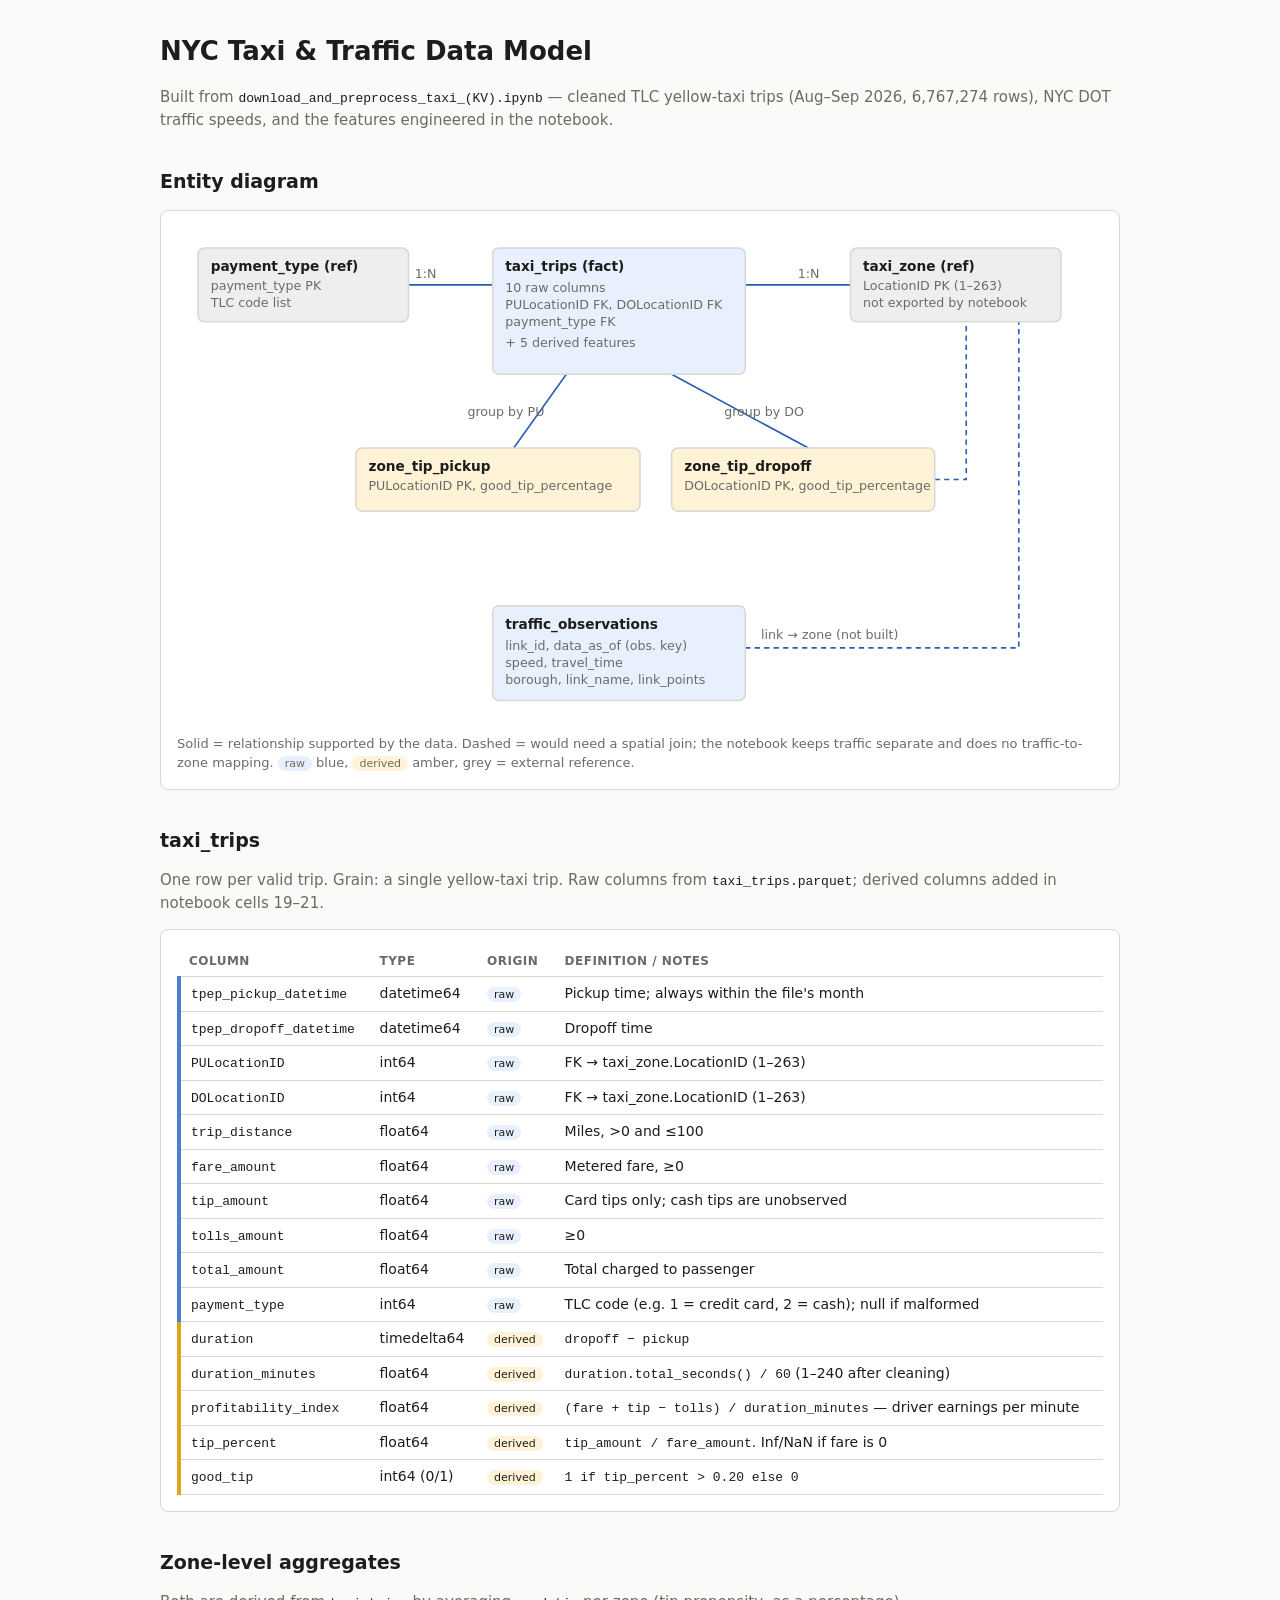
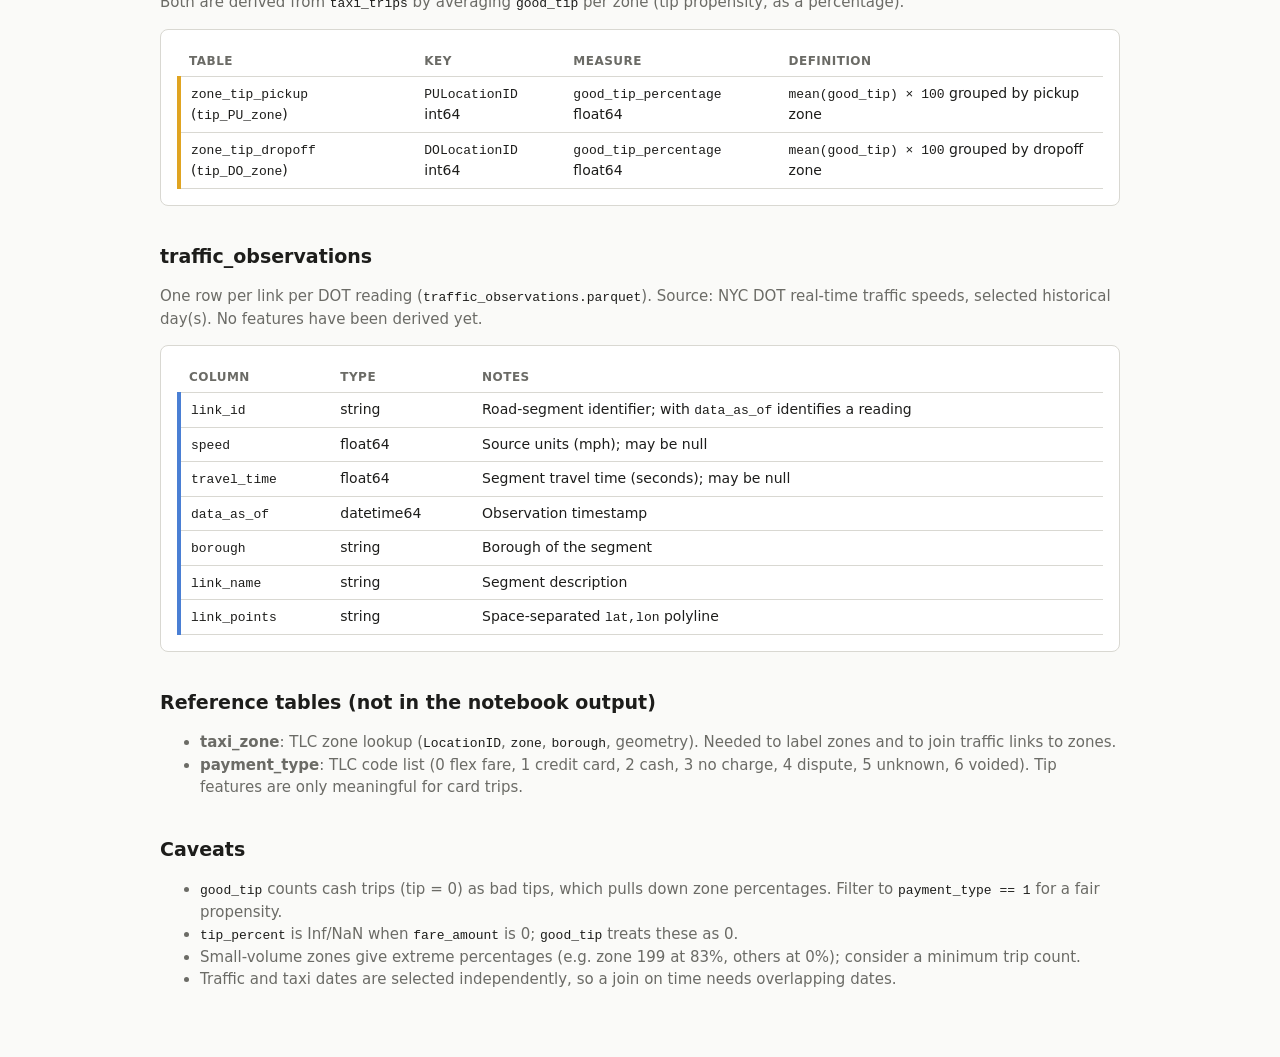
<file: taxi_data_model.html>
<!doctype html>
<html lang="en">
<head>
<meta charset="utf-8">
<meta name="viewport" content="width=device-width, initial-scale=1">
<title>NYC Taxi Data Model</title>
<style>
  :root { --bg:#fafaf8; --fg:#1d1d1b; --mute:#6b6b66; --card:#fff; --line:#d9d8d2; --raw:#e8f0fe; --der:#fff2d6; --ext:#eee; --acc:#2a5db0; }
  @media (prefers-color-scheme: dark) {
    :root { --bg:#161615; --fg:#ecebe6; --mute:#9a9a94; --card:#1f1f1e; --line:#3a3a37; --raw:#1d2b44; --der:#4a3b17; --ext:#2a2a28; --acc:#7aa7ec; }
  }
  body { margin:0; background:var(--bg); color:var(--fg); font:15px/1.5 system-ui,Segoe UI,sans-serif; }
  main { max-width:960px; margin:0 auto; padding:32px 16px 64px; }
  h1 { font-size:26px; margin:0 0 4px; } h2 { font-size:19px; margin:36px 0 8px; }
  p, li { color:var(--mute); } code { font-family:ui-monospace,Consolas,monospace; font-size:13px; color:var(--fg); }
  .card { background:var(--card); border:1px solid var(--line); border-radius:8px; padding:16px; margin:14px 0; overflow-x:auto; }
  table { border-collapse:collapse; width:100%; font-size:14px; }
  th, td { text-align:left; padding:6px 10px; border-bottom:1px solid var(--line); vertical-align:top; }
  th { color:var(--mute); font-weight:600; font-size:12px; text-transform:uppercase; letter-spacing:.04em; }
  tr.raw td:first-child { border-left:4px solid #4a7fd4; } tr.der td:first-child { border-left:4px solid #e0a421; }
  .tag { font-size:11px; padding:1px 7px; border-radius:10px; background:var(--raw); } .tag.d { background:var(--der); }
  svg { width:100%; height:auto; } svg text { fill:var(--fg); font:12px system-ui,sans-serif; } svg .t { font-weight:700; font-size:13px; }
  svg .m { fill:var(--mute); } svg rect.b { stroke:var(--line); stroke-width:1.5; } svg line, svg polyline { stroke:var(--acc); stroke-width:1.5; fill:none; }
  svg .dash { stroke-dasharray:5 4; }
</style>
</head>
<body>
<main>
<h1>NYC Taxi &amp; Traffic Data Model</h1>
<p>Built from <code>download_and_preprocess_taxi_(KV).ipynb</code> &mdash; cleaned TLC yellow-taxi trips (Aug&ndash;Sep 2026, 6,767,274 rows), NYC DOT traffic speeds, and the features engineered in the notebook.</p>

<h2>Entity diagram</h2>
<div class="card">
<svg viewBox="0 0 880 470" role="img" aria-label="Entity relationship diagram">
  <!-- relationships -->
  <line x1="220" y1="55" x2="300" y2="55"/>
  <line x1="640" y1="55" x2="540" y2="55"/>
  <line x1="370" y1="140" x2="320" y2="210"/>
  <line x1="470" y1="140" x2="600" y2="210"/>
  <polyline class="dash" points="720,240 750,240 750,90"/>
  <polyline class="dash" points="540,400 800,400 800,90"/>
  <text class="m" x="226" y="48">1:N</text><text class="m" x="590" y="48">1:N</text>
  <text class="m" x="276" y="180">group by PU</text><text class="m" x="520" y="180">group by DO</text>
  <text class="m" x="555" y="392">link &rarr; zone (not built)</text>

  <rect class="b" x="20" y="20" width="200" height="70" rx="6" fill="var(--ext)"/>
  <text class="t" x="32" y="42">payment_type (ref)</text><text class="m" x="32" y="60">payment_type PK</text><text class="m" x="32" y="76">TLC code list</text>

  <rect class="b" x="300" y="20" width="240" height="120" rx="6" fill="var(--raw)"/>
  <text class="t" x="312" y="42">taxi_trips (fact)</text>
  <text class="m" x="312" y="62">10 raw columns</text><text class="m" x="312" y="78">PULocationID FK, DOLocationID FK</text>
  <text class="m" x="312" y="94">payment_type FK</text><text class="m" x="312" y="114">+ 5 derived features</text>

  <rect class="b" x="640" y="20" width="200" height="70" rx="6" fill="var(--ext)"/>
  <text class="t" x="652" y="42">taxi_zone (ref)</text><text class="m" x="652" y="60">LocationID PK (1&ndash;263)</text><text class="m" x="652" y="76">not exported by notebook</text>

  <rect class="b" x="170" y="210" width="270" height="60" rx="6" fill="var(--der)"/>
  <text class="t" x="182" y="232">zone_tip_pickup</text><text class="m" x="182" y="250">PULocationID PK, good_tip_percentage</text>
  <rect class="b" x="470" y="210" width="250" height="60" rx="6" fill="var(--der)"/>
  <text class="t" x="482" y="232">zone_tip_dropoff</text><text class="m" x="482" y="250">DOLocationID PK, good_tip_percentage</text>

  <rect class="b" x="300" y="360" width="240" height="90" rx="6" fill="var(--raw)"/>
  <text class="t" x="312" y="382">traffic_observations</text><text class="m" x="312" y="402">link_id, data_as_of (obs. key)</text>
  <text class="m" x="312" y="418">speed, travel_time</text><text class="m" x="312" y="434">borough, link_name, link_points</text>
</svg>
<p style="margin:6px 0 0;font-size:13px">Solid = relationship supported by the data. Dashed = would need a spatial join; the notebook keeps traffic separate and does no traffic-to-zone mapping. <span class="tag">raw</span> blue, <span class="tag d">derived</span> amber, grey = external reference.</p>
</div>

<h2>taxi_trips</h2>
<p>One row per valid trip. Grain: a single yellow-taxi trip. Raw columns from <code>taxi_trips.parquet</code>; derived columns added in notebook cells 19&ndash;21.</p>
<div class="card"><table>
<tr><th>Column</th><th>Type</th><th>Origin</th><th>Definition / notes</th></tr>
<tr class="raw"><td><code>tpep_pickup_datetime</code></td><td>datetime64</td><td><span class="tag">raw</span></td><td>Pickup time; always within the file's month</td></tr>
<tr class="raw"><td><code>tpep_dropoff_datetime</code></td><td>datetime64</td><td><span class="tag">raw</span></td><td>Dropoff time</td></tr>
<tr class="raw"><td><code>PULocationID</code></td><td>int64</td><td><span class="tag">raw</span></td><td>FK &rarr; taxi_zone.LocationID (1&ndash;263)</td></tr>
<tr class="raw"><td><code>DOLocationID</code></td><td>int64</td><td><span class="tag">raw</span></td><td>FK &rarr; taxi_zone.LocationID (1&ndash;263)</td></tr>
<tr class="raw"><td><code>trip_distance</code></td><td>float64</td><td><span class="tag">raw</span></td><td>Miles, &gt;0 and &le;100</td></tr>
<tr class="raw"><td><code>fare_amount</code></td><td>float64</td><td><span class="tag">raw</span></td><td>Metered fare, &ge;0</td></tr>
<tr class="raw"><td><code>tip_amount</code></td><td>float64</td><td><span class="tag">raw</span></td><td>Card tips only; cash tips are unobserved</td></tr>
<tr class="raw"><td><code>tolls_amount</code></td><td>float64</td><td><span class="tag">raw</span></td><td>&ge;0</td></tr>
<tr class="raw"><td><code>total_amount</code></td><td>float64</td><td><span class="tag">raw</span></td><td>Total charged to passenger</td></tr>
<tr class="raw"><td><code>payment_type</code></td><td>int64</td><td><span class="tag">raw</span></td><td>TLC code (e.g. 1 = credit card, 2 = cash); null if malformed</td></tr>
<tr class="der"><td><code>duration</code></td><td>timedelta64</td><td><span class="tag d">derived</span></td><td><code>dropoff &minus; pickup</code></td></tr>
<tr class="der"><td><code>duration_minutes</code></td><td>float64</td><td><span class="tag d">derived</span></td><td><code>duration.total_seconds() / 60</code> (1&ndash;240 after cleaning)</td></tr>
<tr class="der"><td><code>profitability_index</code></td><td>float64</td><td><span class="tag d">derived</span></td><td><code>(fare + tip &minus; tolls) / duration_minutes</code> &mdash; driver earnings per minute</td></tr>
<tr class="der"><td><code>tip_percent</code></td><td>float64</td><td><span class="tag d">derived</span></td><td><code>tip_amount / fare_amount</code>. Inf/NaN if fare is 0</td></tr>
<tr class="der"><td><code>good_tip</code></td><td>int64 (0/1)</td><td><span class="tag d">derived</span></td><td><code>1 if tip_percent &gt; 0.20 else 0</code></td></tr>
</table></div>

<h2>Zone-level aggregates</h2>
<p>Both are derived from <code>taxi_trips</code> by averaging <code>good_tip</code> per zone (tip propensity, as a percentage).</p>
<div class="card"><table>
<tr><th>Table</th><th>Key</th><th>Measure</th><th>Definition</th></tr>
<tr class="der"><td><code>zone_tip_pickup</code> (<code>tip_PU_zone</code>)</td><td><code>PULocationID</code> int64</td><td><code>good_tip_percentage</code> float64</td><td><code>mean(good_tip) &times; 100</code> grouped by pickup zone</td></tr>
<tr class="der"><td><code>zone_tip_dropoff</code> (<code>tip_DO_zone</code>)</td><td><code>DOLocationID</code> int64</td><td><code>good_tip_percentage</code> float64</td><td><code>mean(good_tip) &times; 100</code> grouped by dropoff zone</td></tr>
</table></div>

<h2>traffic_observations</h2>
<p>One row per link per DOT reading (<code>traffic_observations.parquet</code>). Source: NYC DOT real-time traffic speeds, selected historical day(s). No features have been derived yet.</p>
<div class="card"><table>
<tr><th>Column</th><th>Type</th><th>Notes</th></tr>
<tr class="raw"><td><code>link_id</code></td><td>string</td><td>Road-segment identifier; with <code>data_as_of</code> identifies a reading</td></tr>
<tr class="raw"><td><code>speed</code></td><td>float64</td><td>Source units (mph); may be null</td></tr>
<tr class="raw"><td><code>travel_time</code></td><td>float64</td><td>Segment travel time (seconds); may be null</td></tr>
<tr class="raw"><td><code>data_as_of</code></td><td>datetime64</td><td>Observation timestamp</td></tr>
<tr class="raw"><td><code>borough</code></td><td>string</td><td>Borough of the segment</td></tr>
<tr class="raw"><td><code>link_name</code></td><td>string</td><td>Segment description</td></tr>
<tr class="raw"><td><code>link_points</code></td><td>string</td><td>Space-separated <code>lat,lon</code> polyline</td></tr>
</table></div>

<h2>Reference tables (not in the notebook output)</h2>
<ul>
  <li><strong>taxi_zone</strong>: TLC zone lookup (<code>LocationID</code>, <code>zone</code>, <code>borough</code>, geometry). Needed to label zones and to join traffic links to zones.</li>
  <li><strong>payment_type</strong>: TLC code list (0 flex fare, 1 credit card, 2 cash, 3 no charge, 4 dispute, 5 unknown, 6 voided). Tip features are only meaningful for card trips.</li>
</ul>

<h2>Caveats</h2>
<ul>
  <li><code>good_tip</code> counts cash trips (tip = 0) as bad tips, which pulls down zone percentages. Filter to <code>payment_type == 1</code> for a fair propensity.</li>
  <li><code>tip_percent</code> is Inf/NaN when <code>fare_amount</code> is 0; <code>good_tip</code> treats these as 0.</li>
  <li>Small-volume zones give extreme percentages (e.g. zone 199 at 83%, others at 0%); consider a minimum trip count.</li>
  <li>Traffic and taxi dates are selected independently, so a join on time needs overlapping dates.</li>
</ul>
</main>
</body>
</html>
</file>
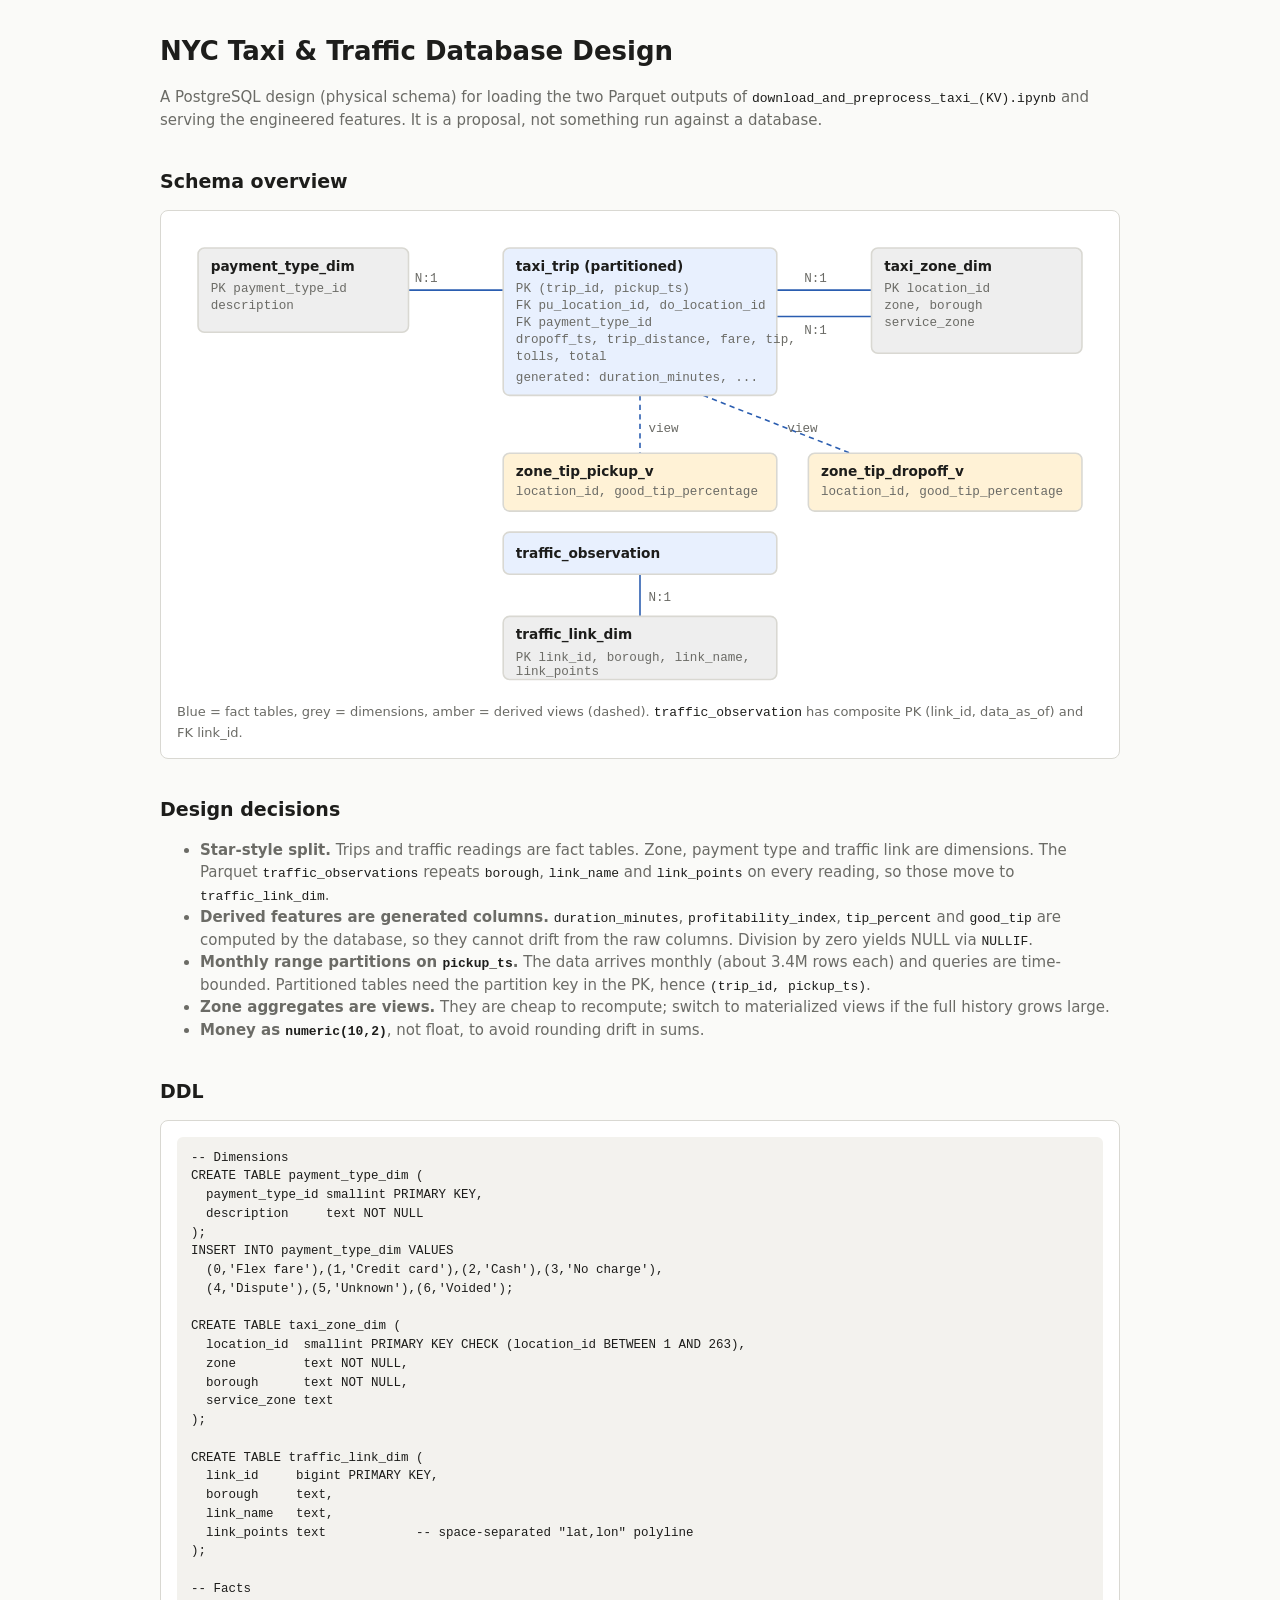
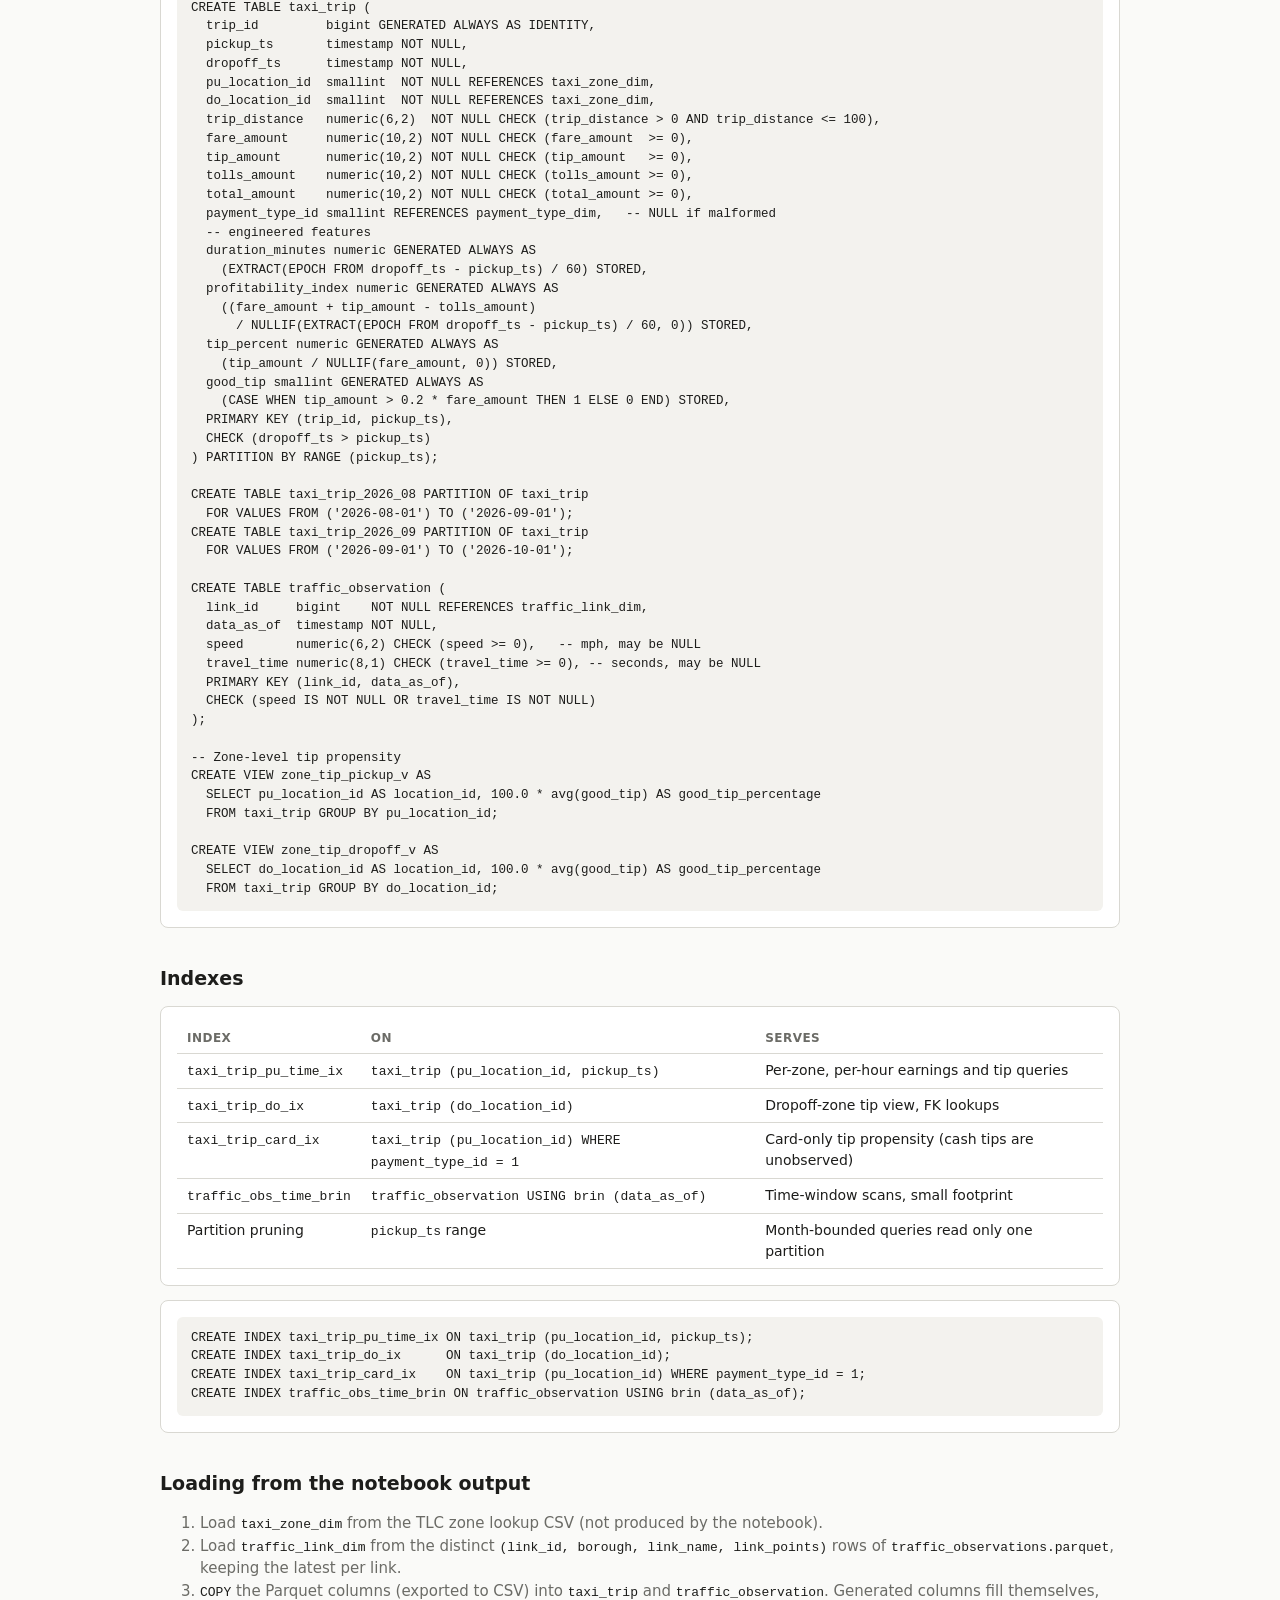
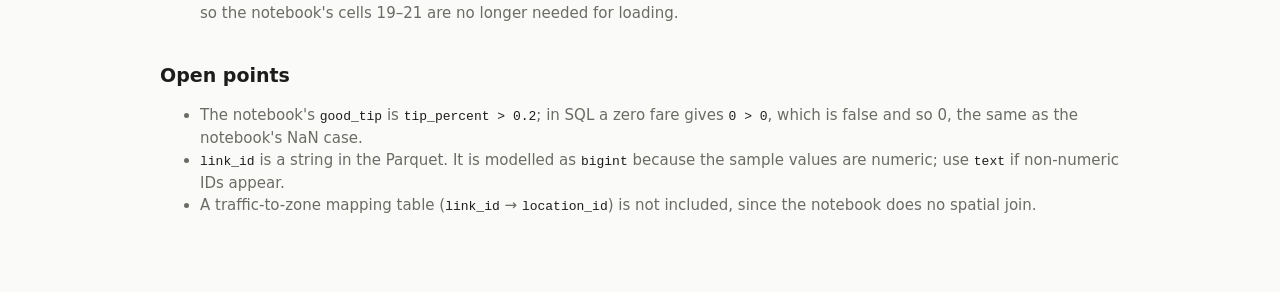
<file: taxi_database_design.html>
<!doctype html>
<html lang="en">
<head>
<meta charset="utf-8">
<meta name="viewport" content="width=device-width, initial-scale=1">
<title>NYC Taxi Database Design</title>
<style>
  :root { --bg:#fafaf8; --fg:#1d1d1b; --mute:#6b6b66; --card:#fff; --line:#d9d8d2; --fact:#e8f0fe; --dim:#eee; --der:#fff2d6; --acc:#2a5db0; --code:#f3f2ee; }
  @media (prefers-color-scheme: dark) {
    :root { --bg:#161615; --fg:#ecebe6; --mute:#9a9a94; --card:#1f1f1e; --line:#3a3a37; --fact:#1d2b44; --dim:#2a2a28; --der:#4a3b17; --acc:#7aa7ec; --code:#262624; }
  }
  body { margin:0; background:var(--bg); color:var(--fg); font:15px/1.5 system-ui,Segoe UI,sans-serif; }
  main { max-width:960px; margin:0 auto; padding:32px 16px 64px; }
  h1 { font-size:26px; margin:0 0 4px; } h2 { font-size:19px; margin:36px 0 8px; }
  p, li { color:var(--mute); } code { font-family:ui-monospace,Consolas,monospace; font-size:13px; color:var(--fg); }
  .card { background:var(--card); border:1px solid var(--line); border-radius:8px; padding:16px; margin:14px 0; overflow-x:auto; }
  pre { margin:0; background:var(--code); padding:12px 14px; border-radius:6px; overflow-x:auto; font:12.5px/1.5 ui-monospace,Consolas,monospace; color:var(--fg); }
  table { border-collapse:collapse; width:100%; font-size:14px; }
  th, td { text-align:left; padding:6px 10px; border-bottom:1px solid var(--line); vertical-align:top; }
  th { color:var(--mute); font-weight:600; font-size:12px; text-transform:uppercase; letter-spacing:.04em; }
  svg { width:100%; height:auto; } svg text { fill:var(--fg); font:12px ui-monospace,Consolas,monospace; }
  svg .t { font:700 13px system-ui,sans-serif; } svg .m { fill:var(--mute); }
  svg rect.b { stroke:var(--line); stroke-width:1.5; } svg line, svg polyline { stroke:var(--acc); stroke-width:1.5; fill:none; }
  svg .dash { stroke-dasharray:5 4; }
</style>
</head>
<body>
<main>
<h1>NYC Taxi &amp; Traffic Database Design</h1>
<p>A PostgreSQL design (physical schema) for loading the two Parquet outputs of <code>download_and_preprocess_taxi_(KV).ipynb</code> and serving the engineered features. It is a proposal, not something run against a database.</p>

<h2>Schema overview</h2>
<div class="card">
<svg viewBox="0 0 880 440" role="img" aria-label="Database schema diagram">
  <line x1="220" y1="60" x2="310" y2="60"/>
  <line x1="660" y1="60" x2="570" y2="60"/>
  <line x1="660" y1="85" x2="570" y2="85"/>
  <polyline class="dash" points="440,160 440,215"/>
  <polyline class="dash" points="500,160 640,215"/>
  <line x1="440" y1="330" x2="440" y2="370"/>
  <text class="m" x="226" y="52">N:1</text><text class="m" x="596" y="52">N:1</text><text class="m" x="596" y="102">N:1</text>
  <text class="m" x="448" y="195">view</text><text class="m" x="580" y="195">view</text><text class="m" x="448" y="355">N:1</text>

  <rect class="b" x="20" y="20" width="200" height="80" rx="6" fill="var(--dim)"/>
  <text class="t" x="32" y="42">payment_type_dim</text><text class="m" x="32" y="62">PK payment_type_id</text><text class="m" x="32" y="78">description</text>

  <rect class="b" x="310" y="20" width="260" height="140" rx="6" fill="var(--fact)"/>
  <text class="t" x="322" y="42">taxi_trip (partitioned)</text>
  <text class="m" x="322" y="62">PK (trip_id, pickup_ts)</text>
  <text class="m" x="322" y="78">FK pu_location_id, do_location_id</text>
  <text class="m" x="322" y="94">FK payment_type_id</text>
  <text class="m" x="322" y="110">dropoff_ts, trip_distance, fare, tip,</text>
  <text class="m" x="322" y="126">tolls, total</text>
  <text class="m" x="322" y="146">generated: duration_minutes, ...</text>

  <rect class="b" x="660" y="20" width="200" height="100" rx="6" fill="var(--dim)"/>
  <text class="t" x="672" y="42">taxi_zone_dim</text><text class="m" x="672" y="62">PK location_id</text><text class="m" x="672" y="78">zone, borough</text><text class="m" x="672" y="94">service_zone</text>

  <rect class="b" x="310" y="215" width="260" height="55" rx="6" fill="var(--der)"/>
  <text class="t" x="322" y="237">zone_tip_pickup_v</text><text class="m" x="322" y="255">location_id, good_tip_percentage</text>
  <rect class="b" x="600" y="215" width="260" height="55" rx="6" fill="var(--der)"/>
  <text class="t" x="612" y="237">zone_tip_dropoff_v</text><text class="m" x="612" y="255">location_id, good_tip_percentage</text>

  <rect class="b" x="310" y="290" width="260" height="40" rx="6" fill="var(--fact)"/>
  <text class="t" x="322" y="315">traffic_observation</text>
  <rect class="b" x="310" y="370" width="260" height="60" rx="6" fill="var(--dim)"/>
  <text class="t" x="322" y="392">traffic_link_dim</text><text class="m" x="322" y="412">PK link_id, borough, link_name,</text><text class="m" x="322" y="426">link_points</text>
</svg>
<p style="margin:6px 0 0;font-size:13px">Blue = fact tables, grey = dimensions, amber = derived views (dashed). <code>traffic_observation</code> has composite PK (link_id, data_as_of) and FK link_id.</p>
</div>

<h2>Design decisions</h2>
<ul>
  <li><strong>Star-style split.</strong> Trips and traffic readings are fact tables. Zone, payment type and traffic link are dimensions. The Parquet <code>traffic_observations</code> repeats <code>borough</code>, <code>link_name</code> and <code>link_points</code> on every reading, so those move to <code>traffic_link_dim</code>.</li>
  <li><strong>Derived features are generated columns.</strong> <code>duration_minutes</code>, <code>profitability_index</code>, <code>tip_percent</code> and <code>good_tip</code> are computed by the database, so they cannot drift from the raw columns. Division by zero yields NULL via <code>NULLIF</code>.</li>
  <li><strong>Monthly range partitions on <code>pickup_ts</code>.</strong> The data arrives monthly (about 3.4M rows each) and queries are time-bounded. Partitioned tables need the partition key in the PK, hence <code>(trip_id, pickup_ts)</code>.</li>
  <li><strong>Zone aggregates are views.</strong> They are cheap to recompute; switch to materialized views if the full history grows large.</li>
  <li><strong>Money as <code>numeric(10,2)</code></strong>, not float, to avoid rounding drift in sums.</li>
</ul>

<h2>DDL</h2>
<div class="card"><pre>-- Dimensions
CREATE TABLE payment_type_dim (
  payment_type_id smallint PRIMARY KEY,
  description     text NOT NULL
);
INSERT INTO payment_type_dim VALUES
  (0,'Flex fare'),(1,'Credit card'),(2,'Cash'),(3,'No charge'),
  (4,'Dispute'),(5,'Unknown'),(6,'Voided');

CREATE TABLE taxi_zone_dim (
  location_id  smallint PRIMARY KEY CHECK (location_id BETWEEN 1 AND 263),
  zone         text NOT NULL,
  borough      text NOT NULL,
  service_zone text
);

CREATE TABLE traffic_link_dim (
  link_id     bigint PRIMARY KEY,
  borough     text,
  link_name   text,
  link_points text            -- space-separated "lat,lon" polyline
);

-- Facts
CREATE TABLE taxi_trip (
  trip_id         bigint GENERATED ALWAYS AS IDENTITY,
  pickup_ts       timestamp NOT NULL,
  dropoff_ts      timestamp NOT NULL,
  pu_location_id  smallint  NOT NULL REFERENCES taxi_zone_dim,
  do_location_id  smallint  NOT NULL REFERENCES taxi_zone_dim,
  trip_distance   numeric(6,2)  NOT NULL CHECK (trip_distance > 0 AND trip_distance &lt;= 100),
  fare_amount     numeric(10,2) NOT NULL CHECK (fare_amount  &gt;= 0),
  tip_amount      numeric(10,2) NOT NULL CHECK (tip_amount   &gt;= 0),
  tolls_amount    numeric(10,2) NOT NULL CHECK (tolls_amount &gt;= 0),
  total_amount    numeric(10,2) NOT NULL CHECK (total_amount &gt;= 0),
  payment_type_id smallint REFERENCES payment_type_dim,   -- NULL if malformed
  -- engineered features
  duration_minutes numeric GENERATED ALWAYS AS
    (EXTRACT(EPOCH FROM dropoff_ts - pickup_ts) / 60) STORED,
  profitability_index numeric GENERATED ALWAYS AS
    ((fare_amount + tip_amount - tolls_amount)
      / NULLIF(EXTRACT(EPOCH FROM dropoff_ts - pickup_ts) / 60, 0)) STORED,
  tip_percent numeric GENERATED ALWAYS AS
    (tip_amount / NULLIF(fare_amount, 0)) STORED,
  good_tip smallint GENERATED ALWAYS AS
    (CASE WHEN tip_amount &gt; 0.2 * fare_amount THEN 1 ELSE 0 END) STORED,
  PRIMARY KEY (trip_id, pickup_ts),
  CHECK (dropoff_ts &gt; pickup_ts)
) PARTITION BY RANGE (pickup_ts);

CREATE TABLE taxi_trip_2026_08 PARTITION OF taxi_trip
  FOR VALUES FROM ('2026-08-01') TO ('2026-09-01');
CREATE TABLE taxi_trip_2026_09 PARTITION OF taxi_trip
  FOR VALUES FROM ('2026-09-01') TO ('2026-10-01');

CREATE TABLE traffic_observation (
  link_id     bigint    NOT NULL REFERENCES traffic_link_dim,
  data_as_of  timestamp NOT NULL,
  speed       numeric(6,2) CHECK (speed &gt;= 0),   -- mph, may be NULL
  travel_time numeric(8,1) CHECK (travel_time &gt;= 0), -- seconds, may be NULL
  PRIMARY KEY (link_id, data_as_of),
  CHECK (speed IS NOT NULL OR travel_time IS NOT NULL)
);

-- Zone-level tip propensity
CREATE VIEW zone_tip_pickup_v AS
  SELECT pu_location_id AS location_id, 100.0 * avg(good_tip) AS good_tip_percentage
  FROM taxi_trip GROUP BY pu_location_id;

CREATE VIEW zone_tip_dropoff_v AS
  SELECT do_location_id AS location_id, 100.0 * avg(good_tip) AS good_tip_percentage
  FROM taxi_trip GROUP BY do_location_id;</pre></div>

<h2>Indexes</h2>
<div class="card"><table>
<tr><th>Index</th><th>On</th><th>Serves</th></tr>
<tr><td><code>taxi_trip_pu_time_ix</code></td><td><code>taxi_trip (pu_location_id, pickup_ts)</code></td><td>Per-zone, per-hour earnings and tip queries</td></tr>
<tr><td><code>taxi_trip_do_ix</code></td><td><code>taxi_trip (do_location_id)</code></td><td>Dropoff-zone tip view, FK lookups</td></tr>
<tr><td><code>taxi_trip_card_ix</code></td><td><code>taxi_trip (pu_location_id) WHERE payment_type_id = 1</code></td><td>Card-only tip propensity (cash tips are unobserved)</td></tr>
<tr><td><code>traffic_obs_time_brin</code></td><td><code>traffic_observation USING brin (data_as_of)</code></td><td>Time-window scans, small footprint</td></tr>
<tr><td>Partition pruning</td><td><code>pickup_ts</code> range</td><td>Month-bounded queries read only one partition</td></tr>
</table></div>
<div class="card"><pre>CREATE INDEX taxi_trip_pu_time_ix ON taxi_trip (pu_location_id, pickup_ts);
CREATE INDEX taxi_trip_do_ix      ON taxi_trip (do_location_id);
CREATE INDEX taxi_trip_card_ix    ON taxi_trip (pu_location_id) WHERE payment_type_id = 1;
CREATE INDEX traffic_obs_time_brin ON traffic_observation USING brin (data_as_of);</pre></div>

<h2>Loading from the notebook output</h2>
<ol>
  <li>Load <code>taxi_zone_dim</code> from the TLC zone lookup CSV (not produced by the notebook).</li>
  <li>Load <code>traffic_link_dim</code> from the distinct <code>(link_id, borough, link_name, link_points)</code> rows of <code>traffic_observations.parquet</code>, keeping the latest per link.</li>
  <li><code>COPY</code> the Parquet columns (exported to CSV) into <code>taxi_trip</code> and <code>traffic_observation</code>. Generated columns fill themselves, so the notebook's cells 19&ndash;21 are no longer needed for loading.</li>
</ol>

<h2>Open points</h2>
<ul>
  <li>The notebook's <code>good_tip</code> is <code>tip_percent &gt; 0.2</code>; in SQL a zero fare gives <code>0 &gt; 0</code>, which is false and so 0, the same as the notebook's NaN case.</li>
  <li><code>link_id</code> is a string in the Parquet. It is modelled as <code>bigint</code> because the sample values are numeric; use <code>text</code> if non-numeric IDs appear.</li>
  <li>A traffic-to-zone mapping table (<code>link_id</code> &rarr; <code>location_id</code>) is not included, since the notebook does no spatial join.</li>
</ul>
</main>
</body>
</html>
</file>
